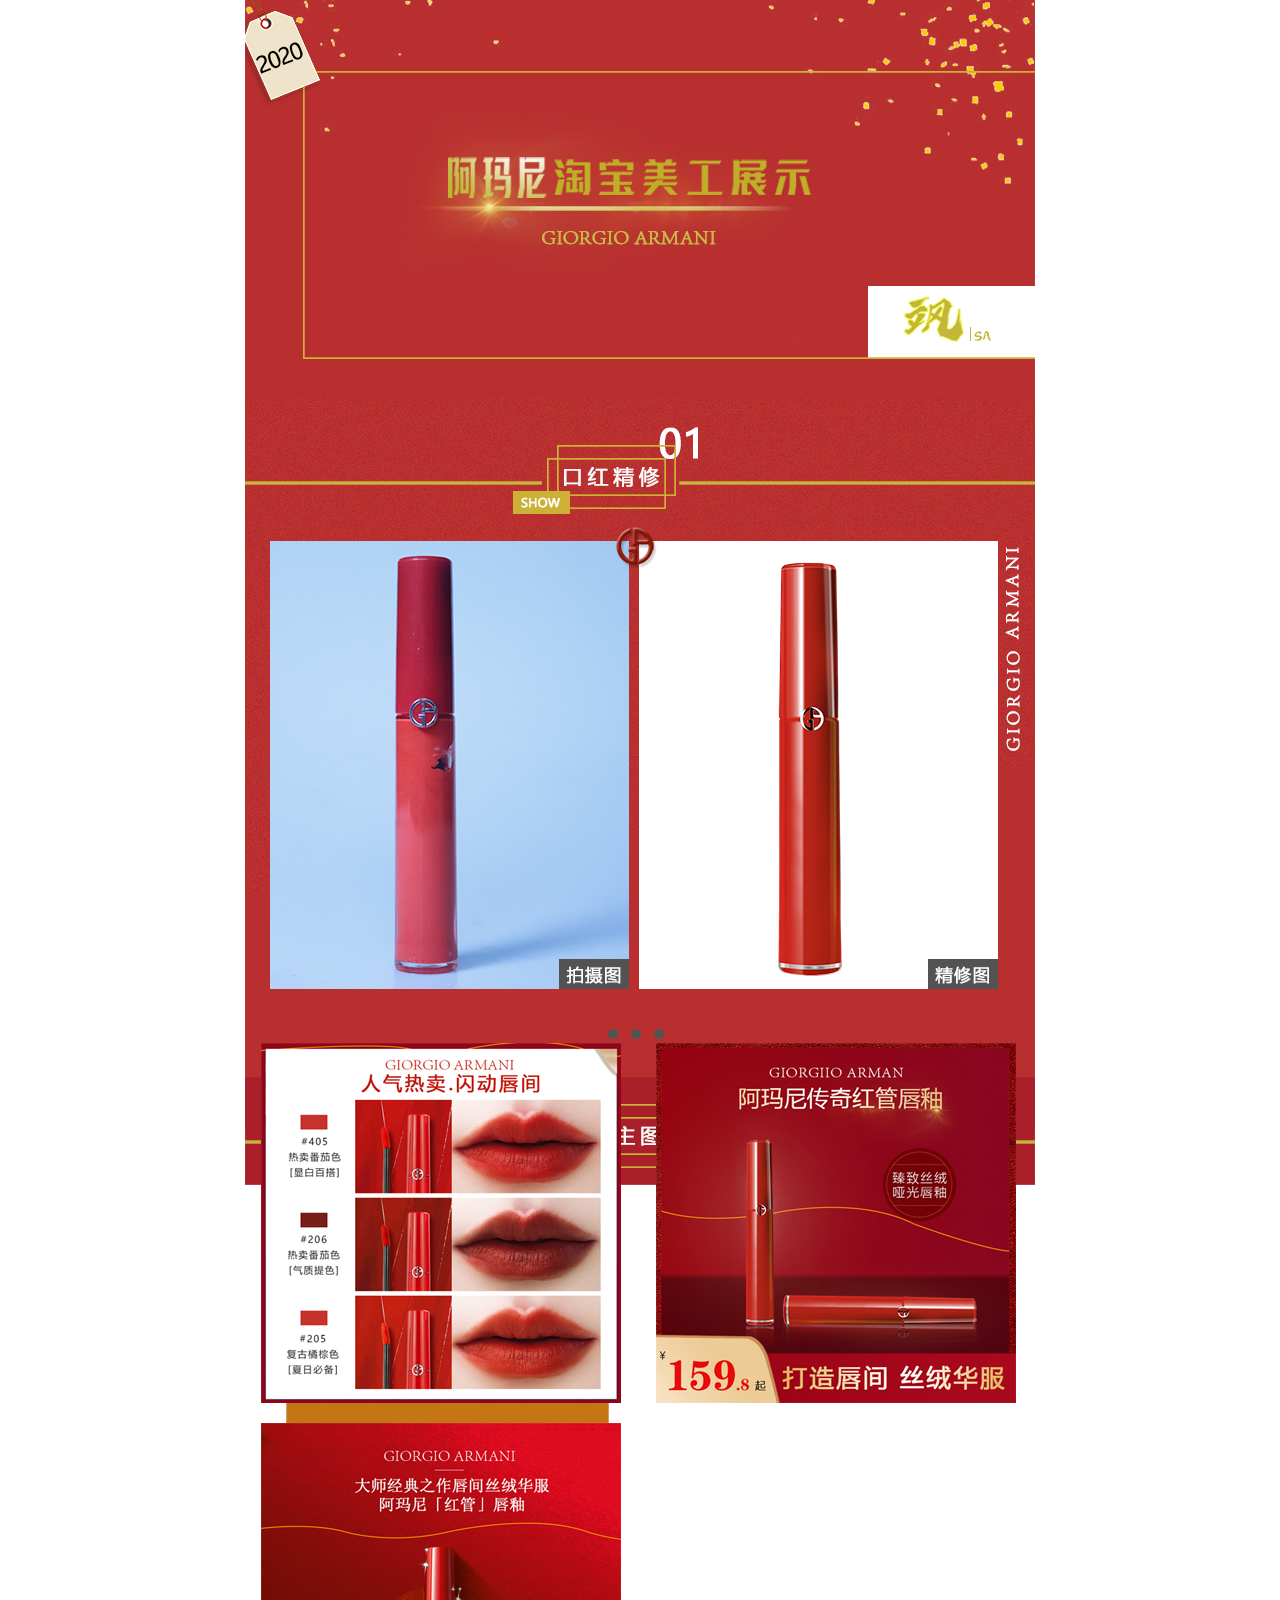
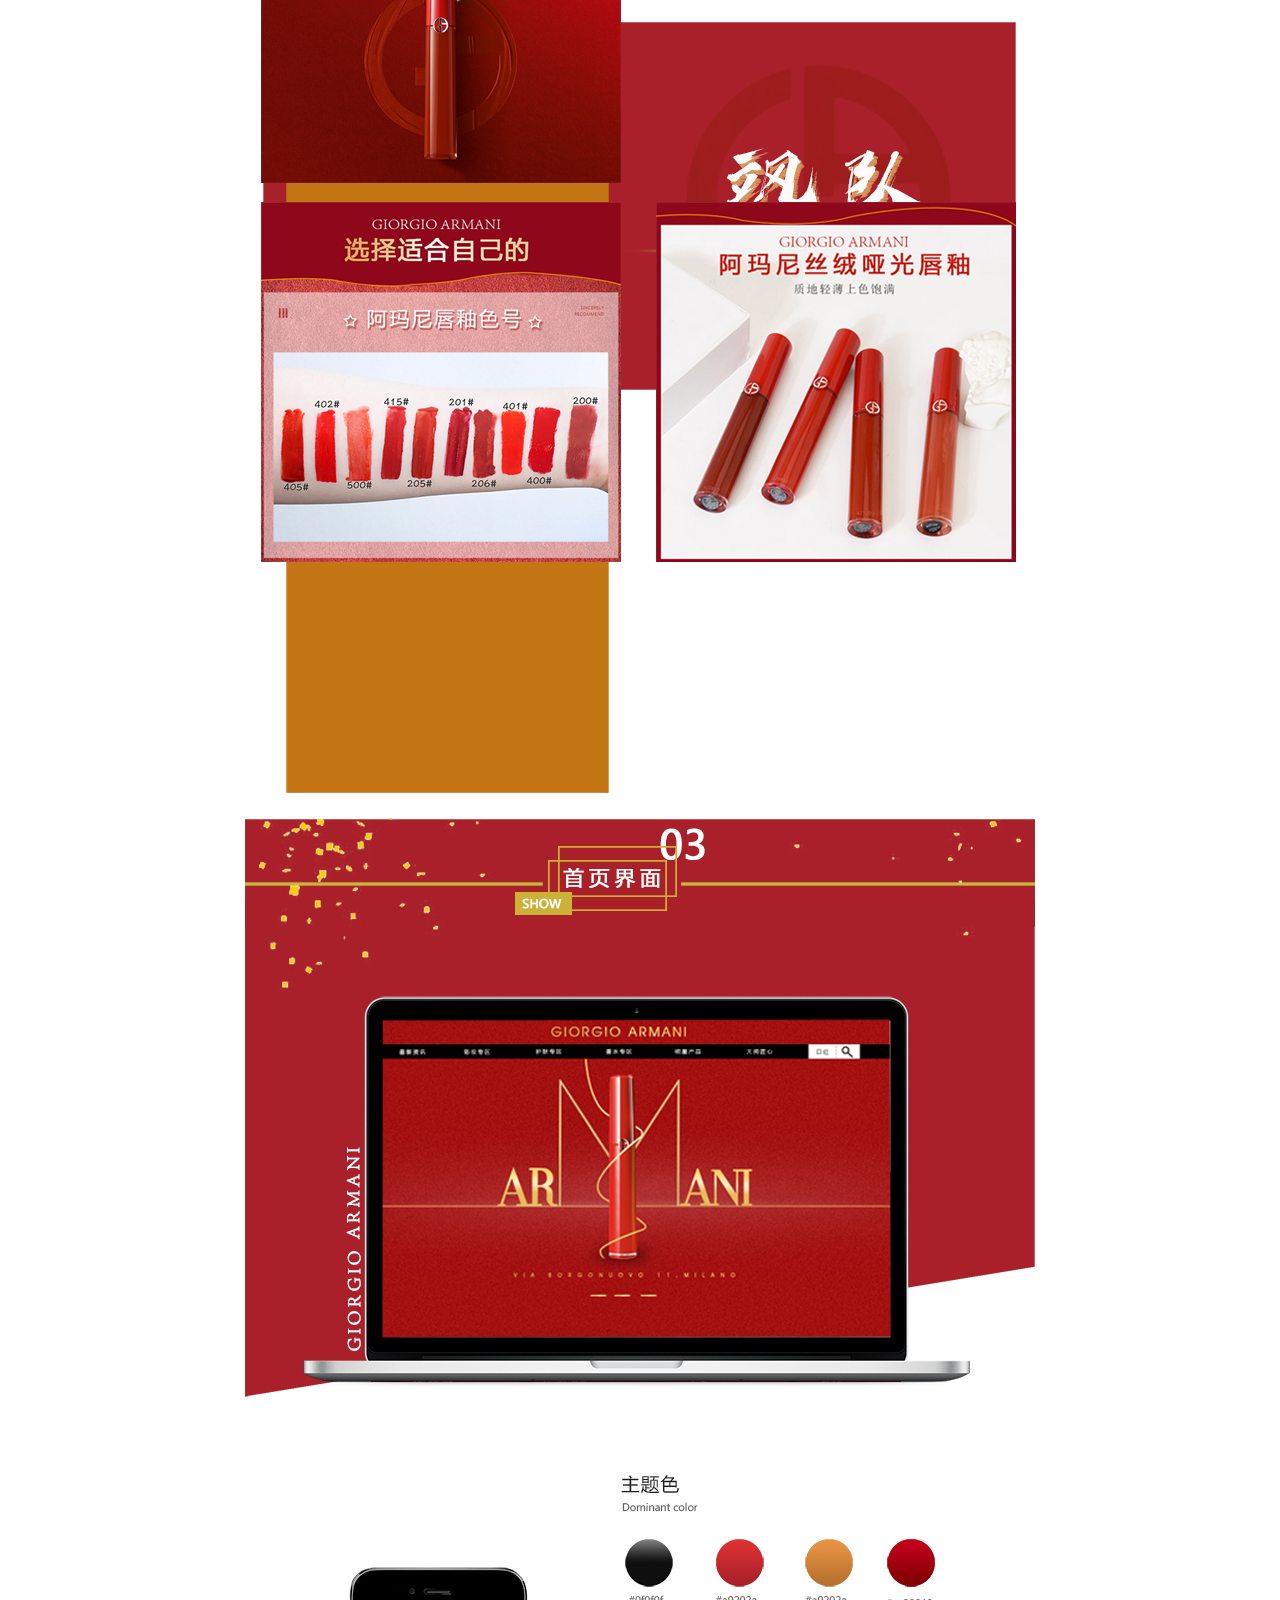
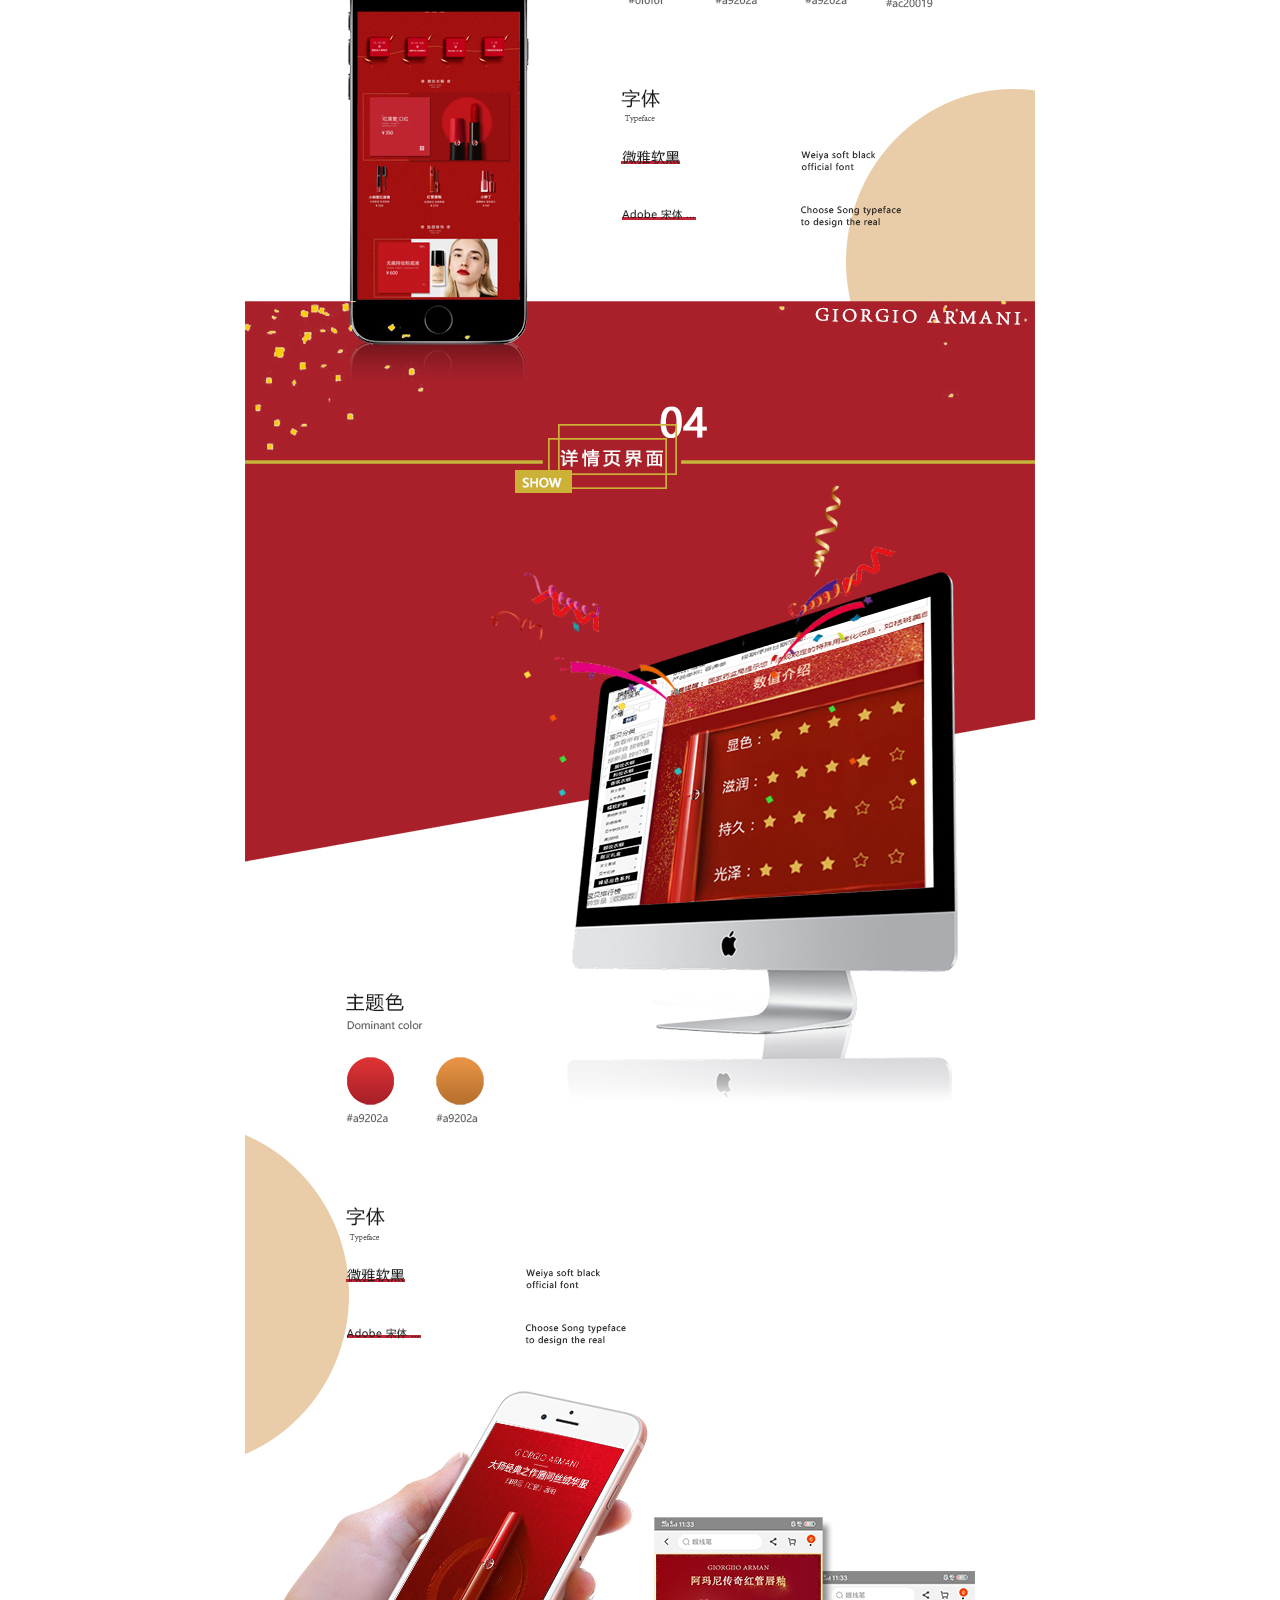
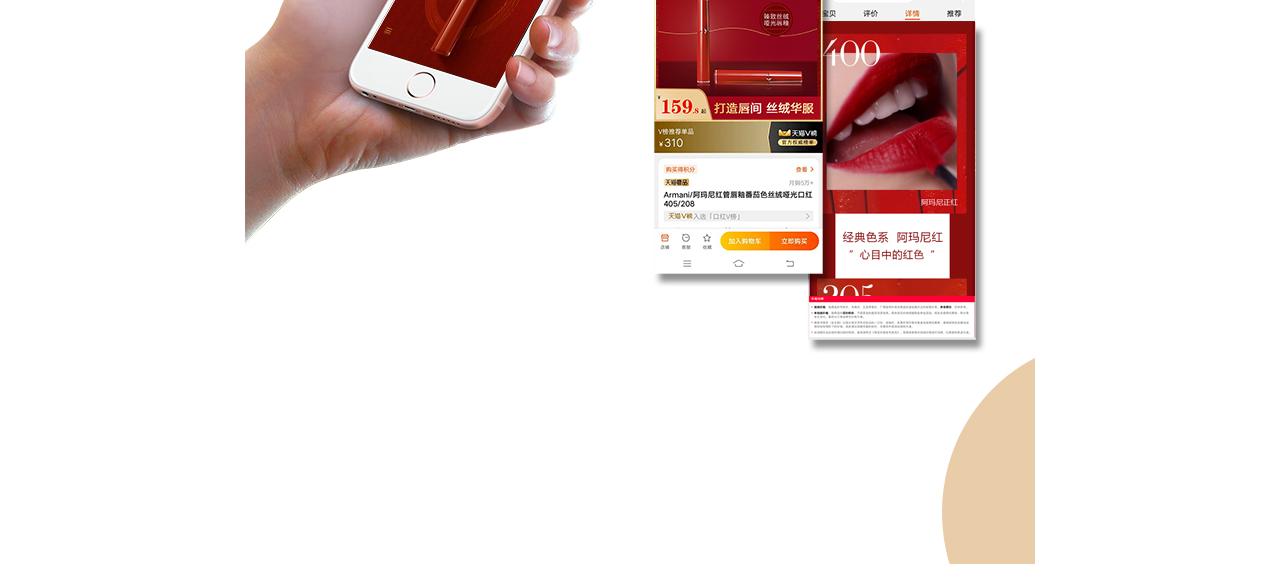
<file: index.html>
<!DOCTYPE html>
<html lang="zh">
<head>
	<meta charset="UTF-8">
	<meta name="viewport" content="width=device-width, initial-scale=1.0">
	<meta http-equiv="X-UA-Compatible" content="ie=edge">
	<link rel="stylesheet" type="text/css" href="css/indexs.css"/>
	<link rel="shortcut icon" type="image/x-icon" href="./image/logo.png" media="screen">
	<script src="js/jquery.min.js" type="text/javascript" charset="utf-8"></script>
	<script src="js/index.js" type="text/javascript" charset="utf-8"></script>
	<title>展示页</title>
	<style type="text/css">
		*{
			margin: 0;
			padding: 0;
		}
		body{
			display: flex;
			justify-content: center;
		}
		#back{
			display: none;
			cursor: pointer;
			position: fixed;
			bottom: 10%;
			z-index: 999;
		}
		#gallery2 img{
			padding: 1% 2%;
		}
	</style>
</head>
<body>
	
	<img src="image/show.jpg" style="position: absolute;">
	<a id="back" href="home.html"><img src="image/show.png" ></a>
	<div id="gallery2" class="gallery" style="position: absolute;top: 115%;width: 790px;">
		<a href="images/sample_a.jpg" title="Caption for image A"><img src="images/sample_a_thumb.jpg"></a>
		<a href="images/sample_b.jpg" title="Caption for image B"><img src="images/sample_b_thumb.jpg"></a>
		<a href="images/sample_c.jpg" title="Caption for image C"><img src="images/sample_c_thumb.jpg"></a><br>
		<a href="images/sample_d.jpg" title="Caption for image D"><img src="images/sample_d_thumb.jpg"></a>
		<a href="images/sample_e.jpg" title="Caption for image E"><img src="images/sample_e_thumb.jpg"></a>
	</div>
	
</body>
<script type="text/javascript">
	$(window).scroll(function(){
		var $scr = $(window).scrollTop();
		console.log($scr);
		if ($scr>=4200){
			$("#back").fadeIn("solw");
		}else{
			$("#back").fadeOut("solw");
		}
	})
	$("#back").click(function(){
		$("#back").css("display","block");
	})
	
	
	$('#gallery2').rebox({
		selector: 'a'
	});
</script>
</html>
</file>
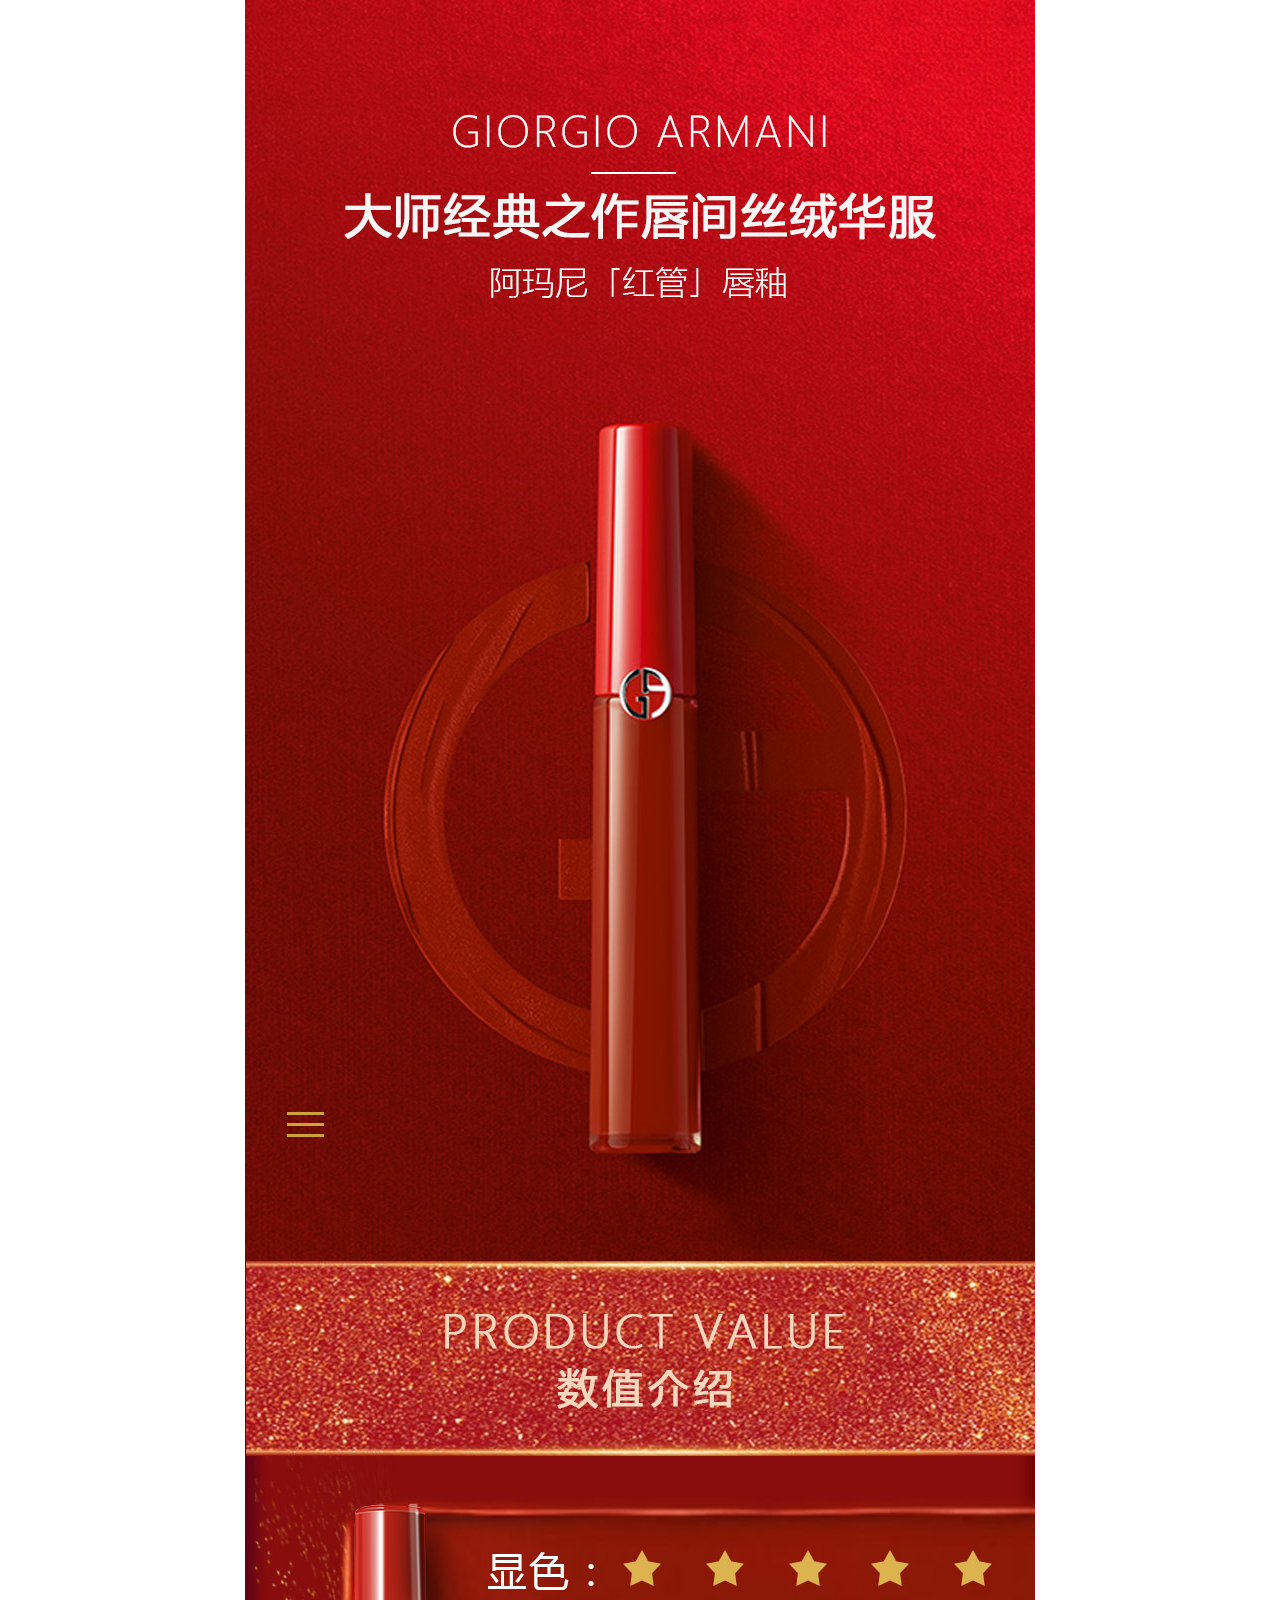
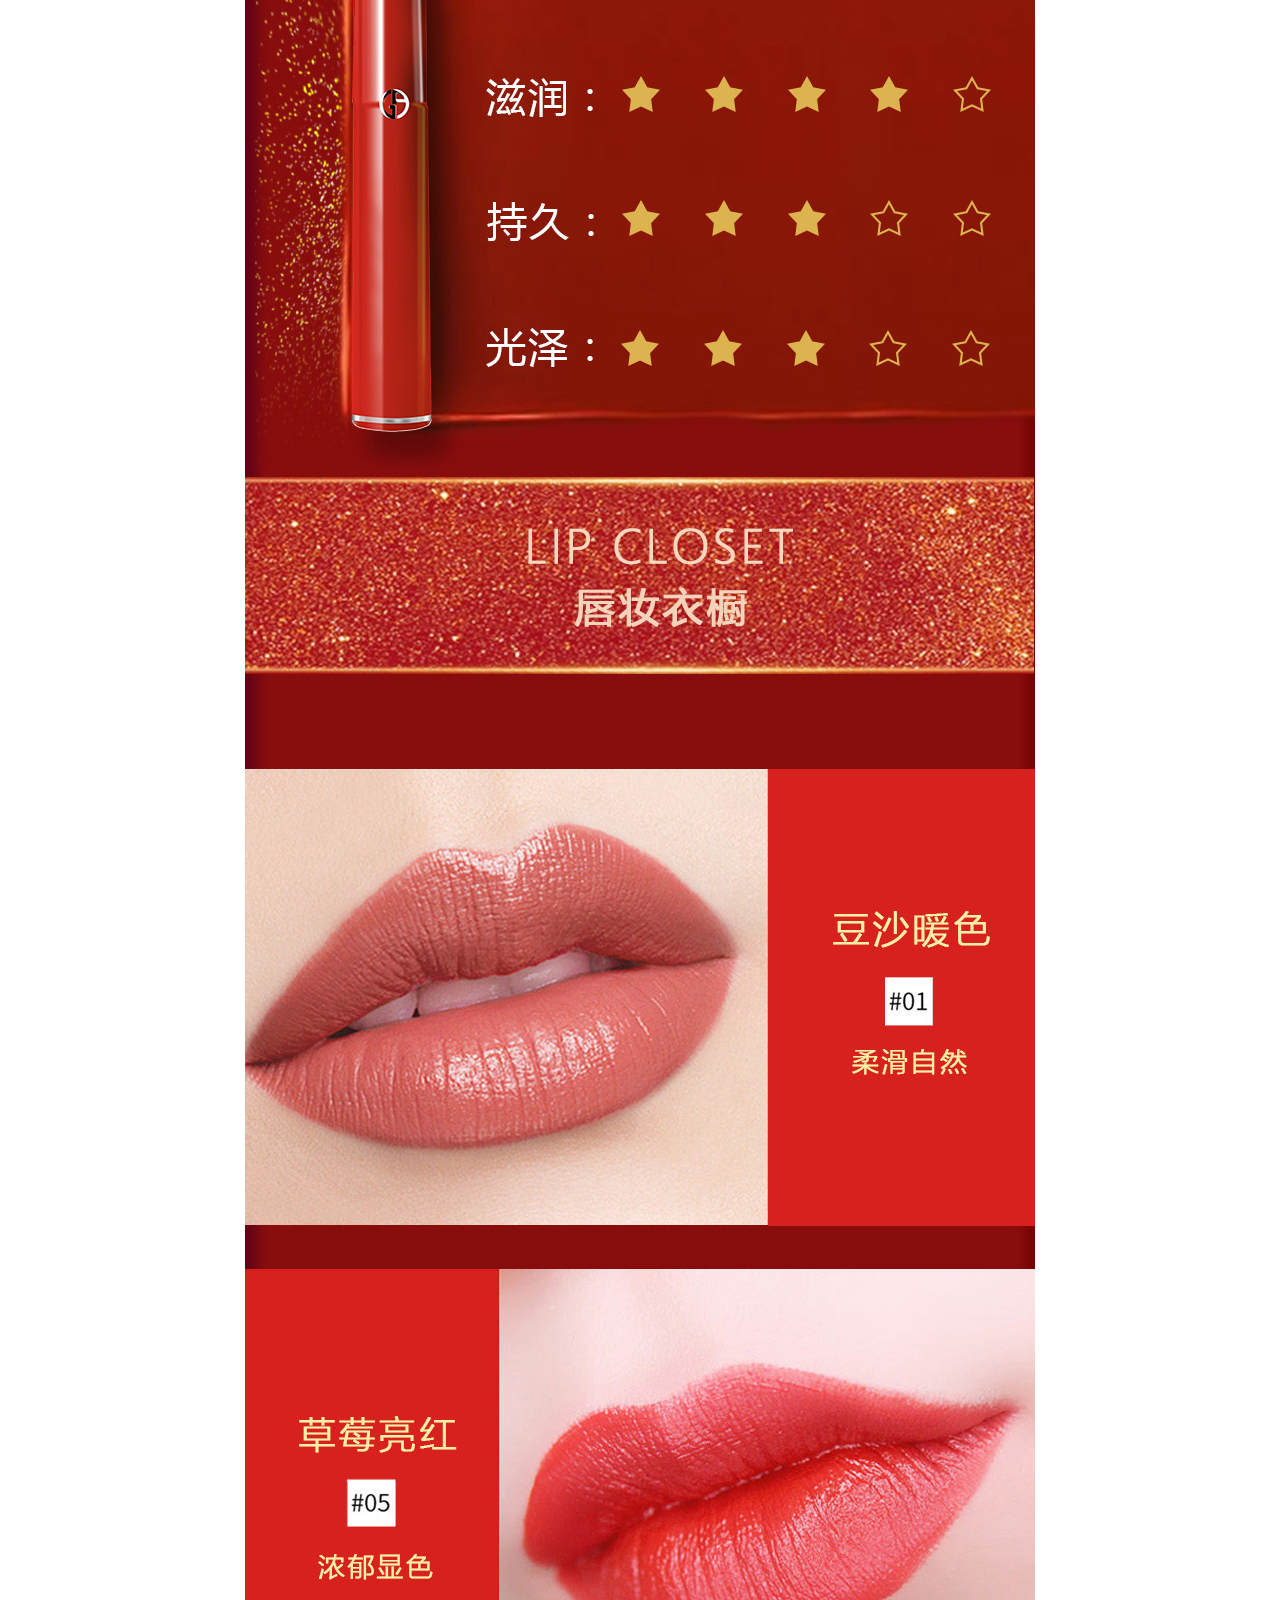
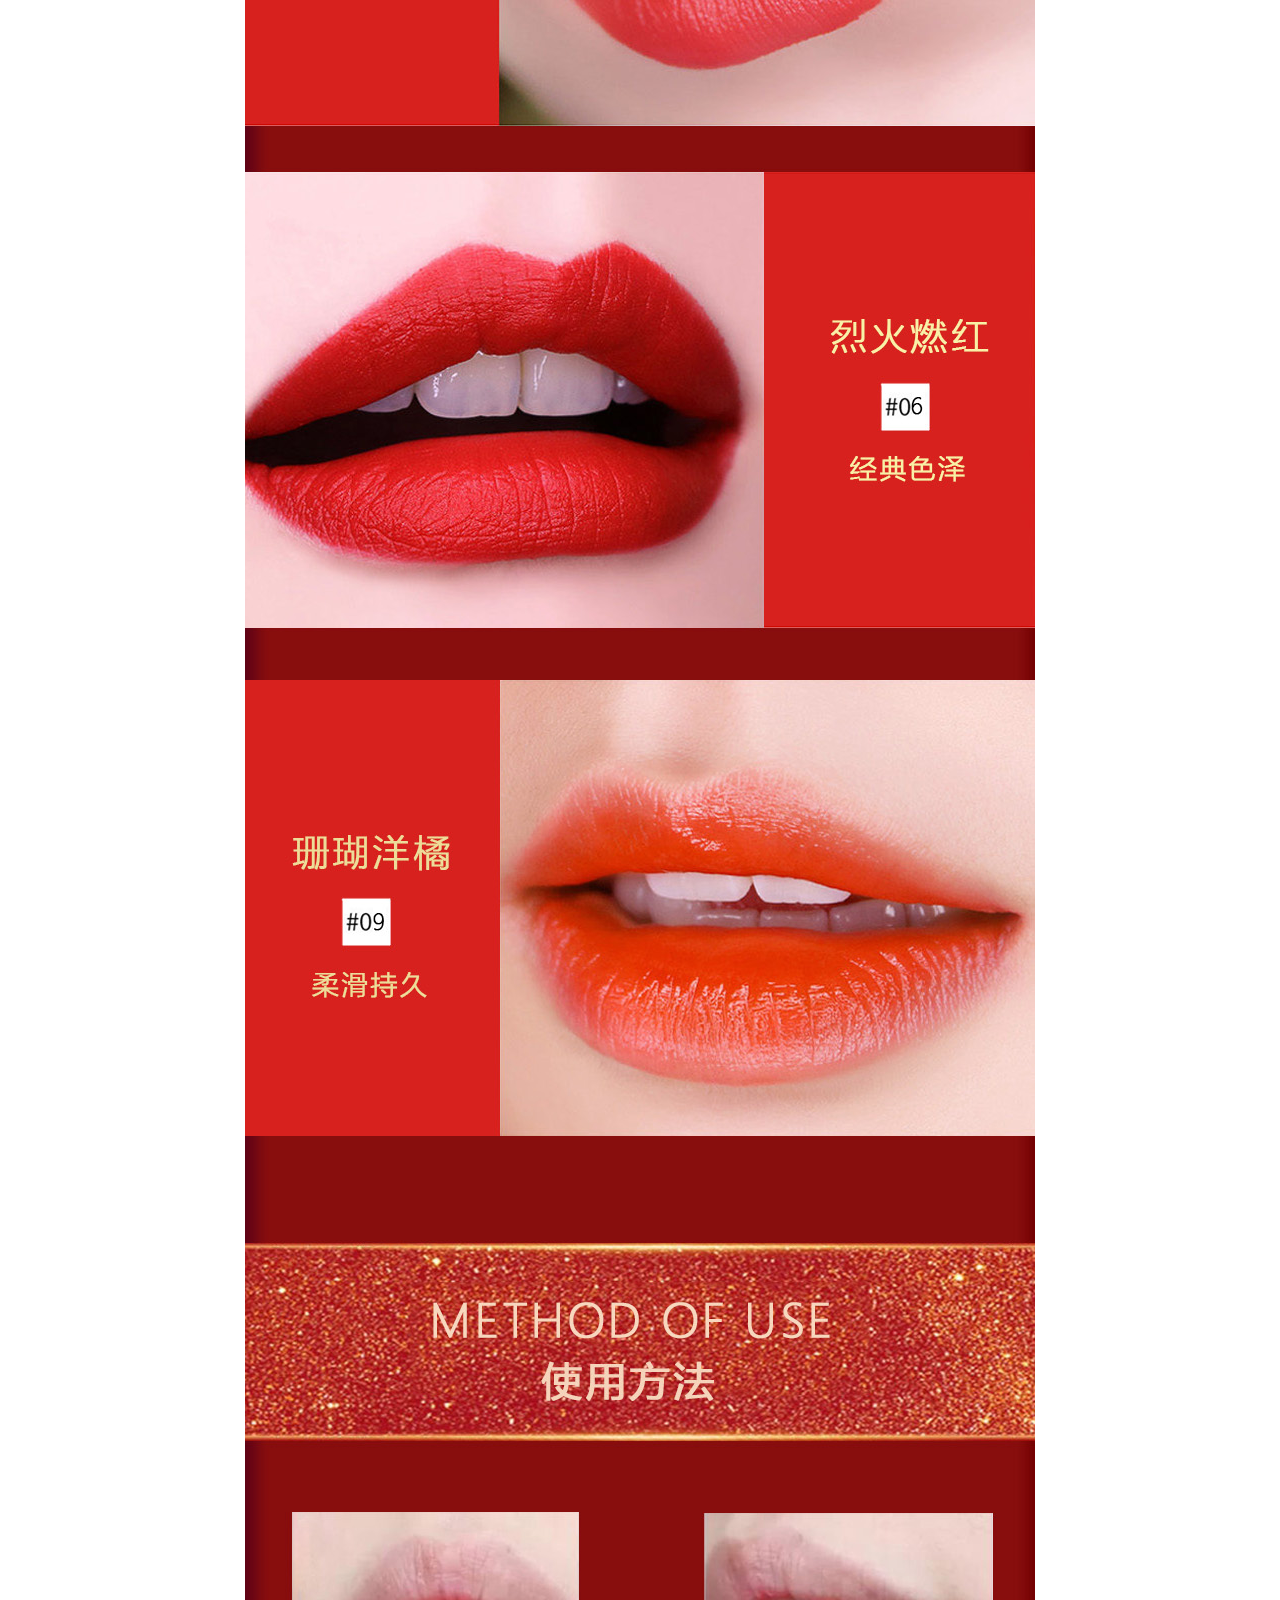
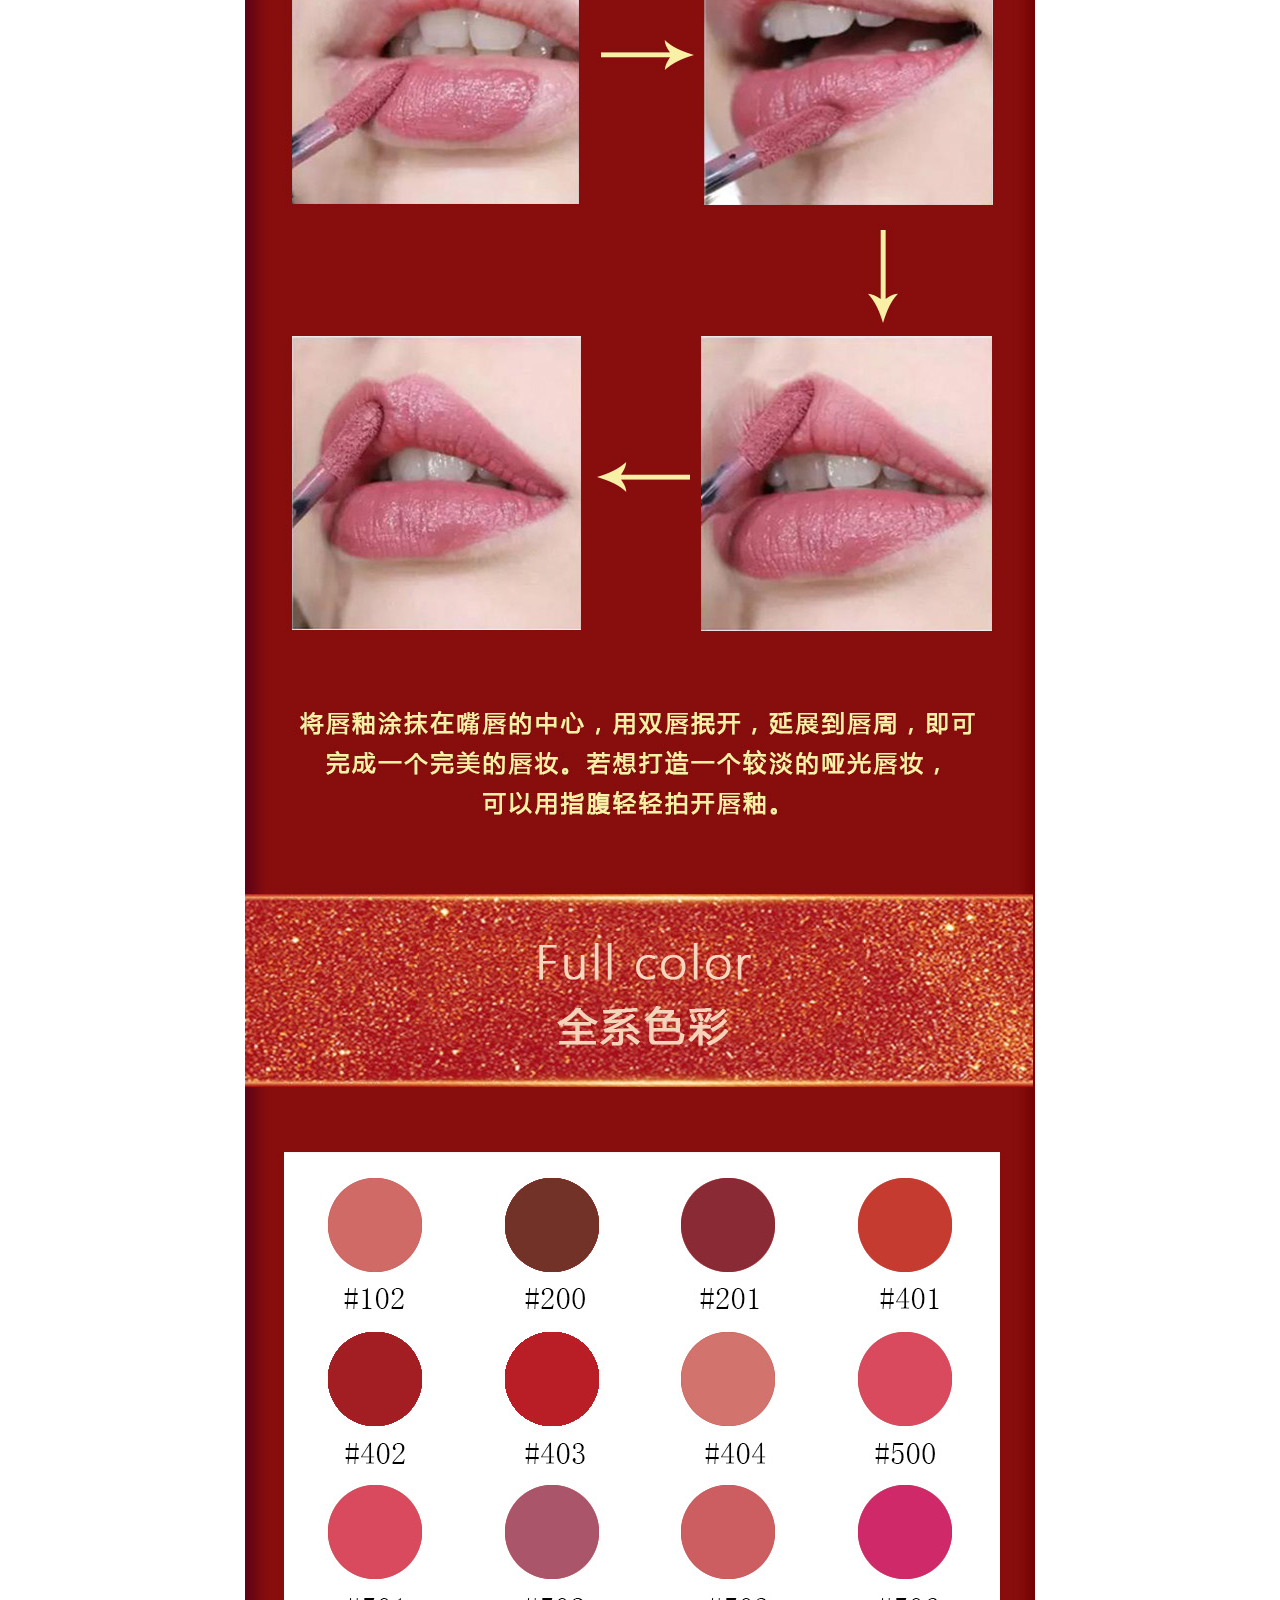
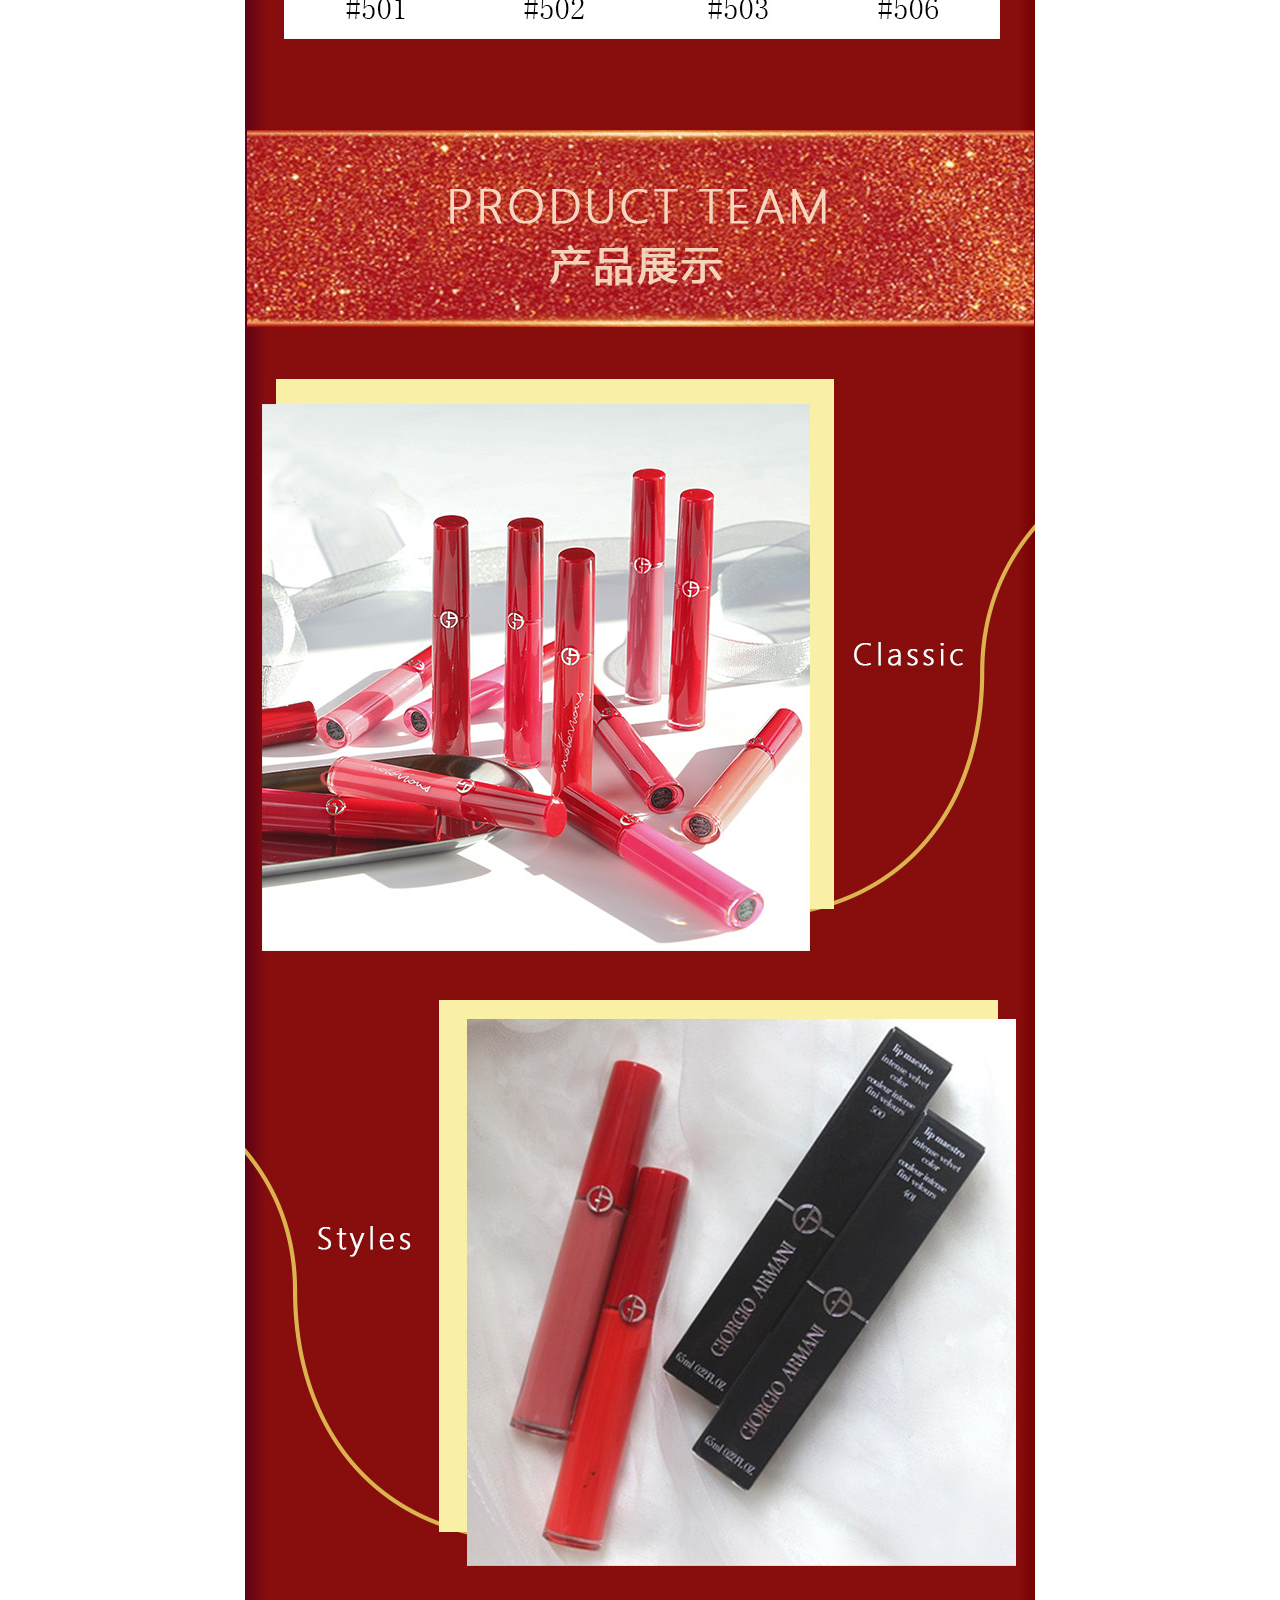
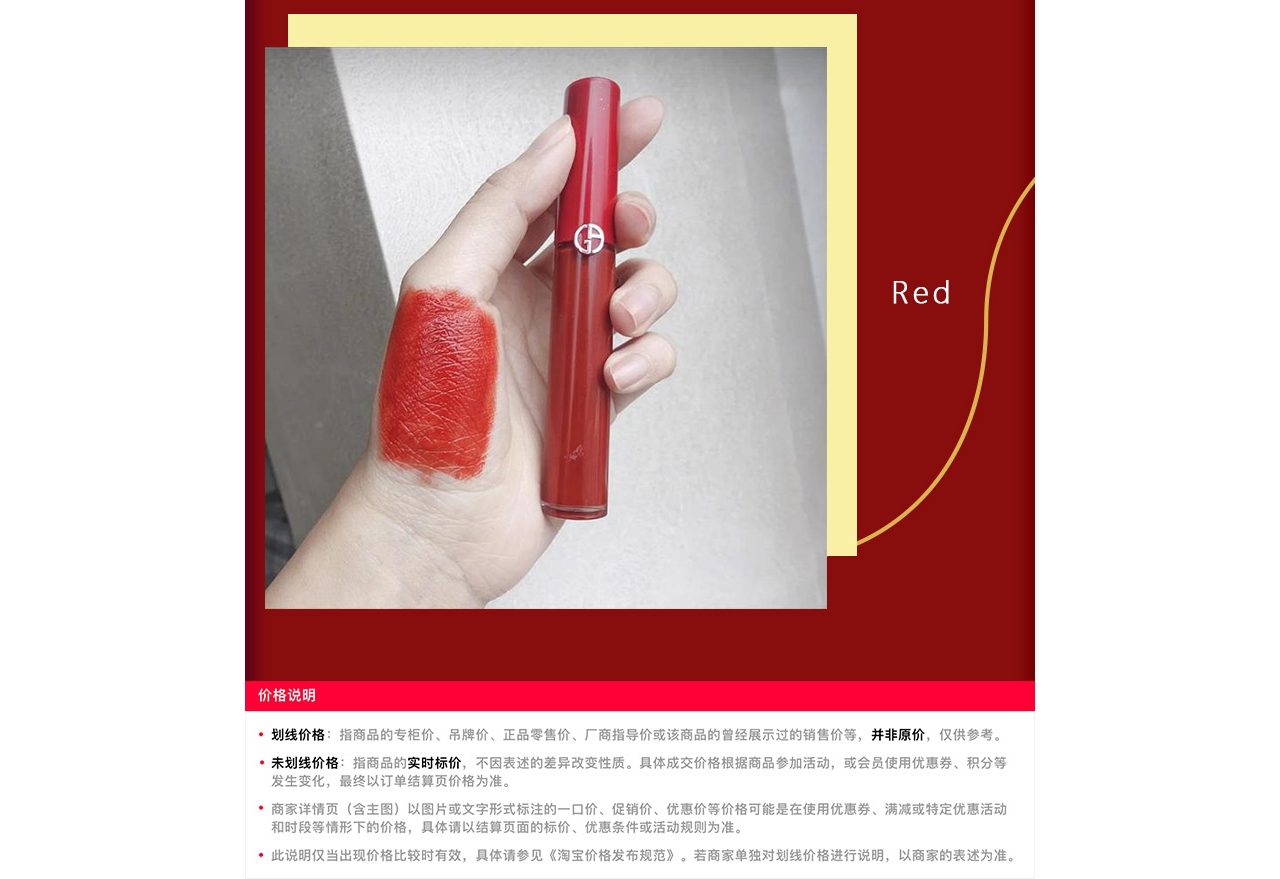
<file: content.html>
<!DOCTYPE html>
<html lang="zh">
<head>
	<meta charset="UTF-8">
	<meta name="viewport" content="width=device-width, initial-scale=1.0">
	<meta http-equiv="X-UA-Compatible" content="ie=edge">
	<link rel="shortcut icon" type="image/x-icon" href="./image/logo.png" media="screen">
	<script src="js/jquery.js" type="text/javascript" charset="utf-8"></script>
	<title>详情页</title>
	<style type="text/css">
		*{
			margin: 0;
			padding: 0;
		}
		body{
			display: flex;
			justify-content: center;
		}
	</style>
</head>
<body>
	<img src="image/content.jpg">
</body>
</html>
</file>
<file: css/indexs.css>
.rebox {
	cursor: pointer;
	position: fixed;
	width: 100%;
	height: 100%;
	top: 0;
	left: 0;
	z-index: 1000;
	-webkit-filter: none !important;
	background: rgb(0, 0, 0);
	/* IE Fallback (Solid Colour) */
	background: url([data-uri]);
	background: rgba(0, 0, 0, 0.7);
}

.rebox * {
	-webkit-box-sizing: border-box;
	-moz-box-sizing: border-box;
	-ms-box-sizing: border-box;
	-o-box-sizing: border-box;
	box-sizing: border-box;
	padding: 0;
	margin: 0;
}

.rebox-contents {
	position: absolute;
	top: 5%;
	left: 5%;
	text-align: center;
	width: 90%;
	height: 90%;
}

.rebox-contents .rebox-content {
	border: 5px solid #fff;
	box-shadow: 0 0 20px #000;
	border-radius: 1px;
	max-width: 100%;
	max-height: 100%;
}

.rebox-loading {
	width: 31px;
	height: 31px;
	margin: -16px 0 0 -16px;
	position: absolute;
	top: 48%;
	left: 50%;
}

.rebox-caption {
	display: none;
	position: absolute;
	left: 0;
	bottom: 0;
	width: 100%;
	text-align: center;
	z-index: 1000;
	background: #000;
	background: rgba(0, 0, 0, 0.7);
}

.rebox-caption p {
	margin: 0 auto;
	max-width: 70%;
	display: inline-block;
	*display: inline;
	*zoom: 1;
	padding: 10px;
	color: #fff;
	font-size: 12px;
	line-height: 18px;
}

.rebox-button {
	position: absolute;
	z-index: 9999;
	min-width: 40px;
	height: 40px;
	line-height: 40px;
	background: rgb(0, 0, 0);
	opacity: 0.4;
	text-decoration: none;
	font-size: 24px;
	color: #fff;
	text-align: center;
	vertical-align: middle;
	-webkit-border-radius: 32px;
	-moz-border-radius: 32px;
	-ms-border-radius: 32px;
	border-radius: 32px;
	-webkit-transition: all 0.3s;
	-moz-transition: all 0.3s;
	-ms-transition: all 0.3s;
	transition: all 0.3s;
}

.rebox-button:hover,
.rebox-button:focus {
	opacity: 1;
	-webkit-transform: scale(1.4);
	-moz-transform: scale(1.4);
	-ms-transform: scale(1.4);
	transform: scale(1.4);
}

.rebox-close {
	right: 10px;
	top: 10px;
}

.rebox-next {
	right: 10px;
	top: 48%;
}

.rebox-prev {
	left: 10px;
	top: 48%;
}

.rebox-loading {
	left: 50%;
	top: 48%;
	-webkit-animation-name: spin;
	-webkit-animation-duration: 2000ms;
	-webkit-animation-iteration-count: infinite;
	-webkit-animation-timing-function: linear;
	-moz-animation-name: spin;
	-moz-animation-duration: 2000ms;
	-moz-animation-iteration-count: infinite;
	-moz-animation-timing-function: linear;
	-ms-animation-name: spin;
	-ms-animation-duration: 2000ms;
	-ms-animation-iteration-count: infinite;
	-ms-animation-timing-function: linear;
	animation-name: spin;
	animation-duration: 2000ms;
	animation-iteration-count: infinite;
	animation-timing-function: linear;
}

@-ms-keyframes spin {
	from {
		-ms-transform: rotate(0deg);
	}

	to {
		-ms-transform: rotate(360deg);
	}
}

@-moz-keyframes spin {
	from {
		-moz-transform: rotate(0deg);
	}

	to {
		-moz-transform: rotate(360deg);
	}
}

@-webkit-keyframes spin {
	from {
		-webkit-transform: rotate(0deg);
	}

	to {
		-webkit-transform: rotate(360deg);
	}
}

@keyframes spin {
	from {
		transform: rotate(0deg);
	}

	to {
		transform: rotate(360deg);
	}
}
</file>
